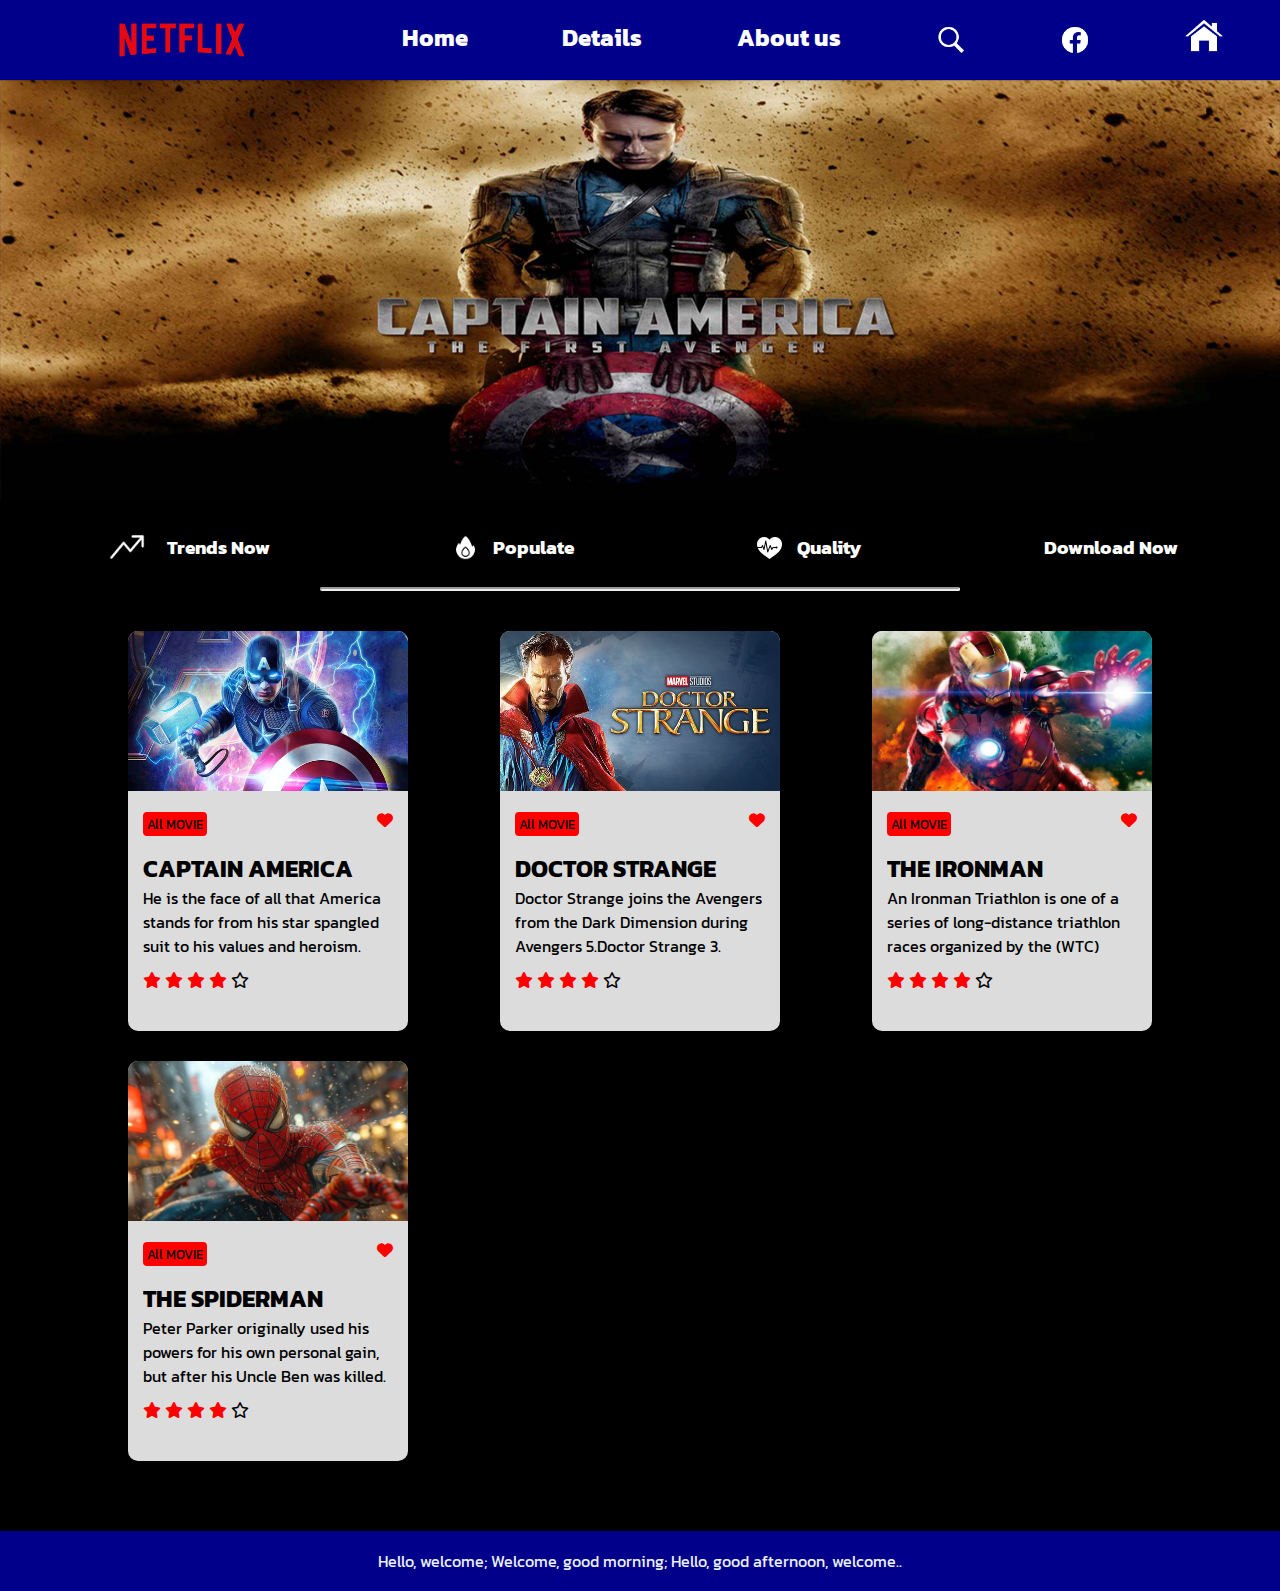
<file: index.html>
<!DOCTYPE html>
<html lang="en">
<head>
    <meta charset="UTF-8">
    <meta name="viewport" content="width=device-width, initial-scale=1.0">
    <title>🤜Home Page🤛</title>
    <link rel="stylesheet" href="./css/index.css">
    <link rel="stylesheet" href="https://cdnjs.cloudflare.com/ajax/libs/font-awesome/6.0.0-beta3/css/all.min.css">
    
</head>
<body style="background-color: black;">
    <header class="header-container">
        <nav class="menu-list">
            <ul class="menu-lists">
                <img src="../image/logo.png" alt="Netx" class="logo-net">
                <li><a href="index.html" class="link"><h2>Home</h2></a></li>
                <li><a href="./pages/Detail1.html" class="link"><h2>Details</h2></a></li>
                <li><a href="./pages/about.html"class="link"><h2>About us</h2></a></li>
                <img src="[data-uri]" class="nav-search">
                <img src="[data-uri]" class="nav-facebook">
                <a href="index.html"><img src="[data-uri]" class="icons-home"></a>
                
            </ul>
        </nav>
    </header>
    <main>
        
        <img class="big-img-body" src="./image/home1.png" alt="big-img-body" >
        <section >
            <div class="menu-list">
                <ul class="menu-lists">
                    <li class="trend">
                        <img class="space-trend1" src="[data-uri]">
                        <h3>Trends Now</h3>
                    </li>
                    <li class="trend">
                        <img class="space-trend" src="[data-uri]">
                        <h3>Populate</h3>
                    </li>
                    <li class="trend">
                        <img class="space-trend" src="[data-uri]">
                        <h3>Quality</h3>
                    </li>
                    <li class="trend">
                        <h3>Download Now</h3>
                    </li>    
                </ul>
            </div>
            <hr class="hr-home">
             <!-- card -->
            
            <div class="card-container" >
                <a href="./pages/Detail1.html">
                    <div class="card" style="background-color: gainsboro;">
                        <img src="./image/captain.jpg" alt="">
                        <div class="content-container">
                            <div class="label">
                                <small>All MOVIE </small>
                                <i class="fa-solid fa-heart"></i>
                            </div>
                            <h2>CAPTAIN AMERICA</h2>
                            <div>He is the face of all that America stands for from his star spangled suit to his values and heroism. </div>
                            <p class="rating-stars">
                                <i class="fa-solid fa-star"></i>
                                <i class="fa-solid fa-star"></i>
                                <i class="fa-solid fa-star"></i>
                                <i class="fa-solid fa-star"></i>
                                <i class="fa-regular fa-star"></i>
                            </p>
                        </div>
                    </div>
                </a>
                <a href="./pages/Detail4.html">
                    <div class="card" style="background-color: gainsboro;">
                        <img src="./image/doctor.jpg" alt="">
                        <div class="content-container">
                            <div class="label">
                                <small>All MOVIE </small>
                                <i class="fa-solid fa-heart"></i>
                            </div>
                            <h2>DOCTOR STRANGE</h2>
                            <div>Doctor Strange joins the Avengers from the Dark Dimension during Avengers 5.Doctor Strange 3.</div>
                            <p class="rating-stars">
                                <i class="fa-solid fa-star"></i>
                                <i class="fa-solid fa-star"></i>
                                <i class="fa-solid fa-star"></i>
                                <i class="fa-solid fa-star"></i>
                                <i class="fa-regular fa-star"></i>
                            </p>
                        </div>
                    </div>
                </a>
                <a href="./pages/Detail2.html">
                    <div class="card" style="background-color: gainsboro;">
                        <img src="./image/iron.jpg" alt="">
                        <div class="content-container">
                            <div class="label">
                                <small>All MOVIE </small>
                                <i class="fa-solid fa-heart"></i>
                            </div>
                            <h2>THE IRONMAN </h2>
                            <div>An Ironman Triathlon is one of a series of long-distance triathlon races organized by the (WTC)</div>
                            <p class="rating-stars">
                                <i class="fa-solid fa-star"></i>
                                <i class="fa-solid fa-star"></i>
                                <i class="fa-solid fa-star"></i>
                                <i class="fa-solid fa-star"></i>
                                <i class="fa-regular fa-star"></i>
                            </p>
                        </div>
                    </div>
                </a>
                <a href="./pages/Detail3.html">
                    <div class="card" style="background-color: gainsboro;">
                        <img src="./image/spider.jpg" alt="">
                        <div class="content-container">
                            <div class="label">
                                <small>All MOVIE </small>
                                <i class="fa-solid fa-heart"></i>
                            </div>
                            <h2>THE SPIDERMAN</h2>
                            <div>Peter Parker originally used his powers for his own personal gain, but after his Uncle Ben was killed.</div>
                            <p class="rating-stars">
                                <i class="fa-solid fa-star"></i>
                                <i class="fa-solid fa-star"></i>
                                <i class="fa-solid fa-star"></i>
                                <i class="fa-solid fa-star"></i>
                                <i class="fa-regular fa-star"></i>
                            </p>
                        </div>
                    </div>
                </a>
                
            </div>
            
        </section>
    </main>
    <footer>
        <p> Hello, welcome; Welcome, good morning; Hello, good afternoon, welcome..</p>
    </footer>
</body>
</html>
</file>
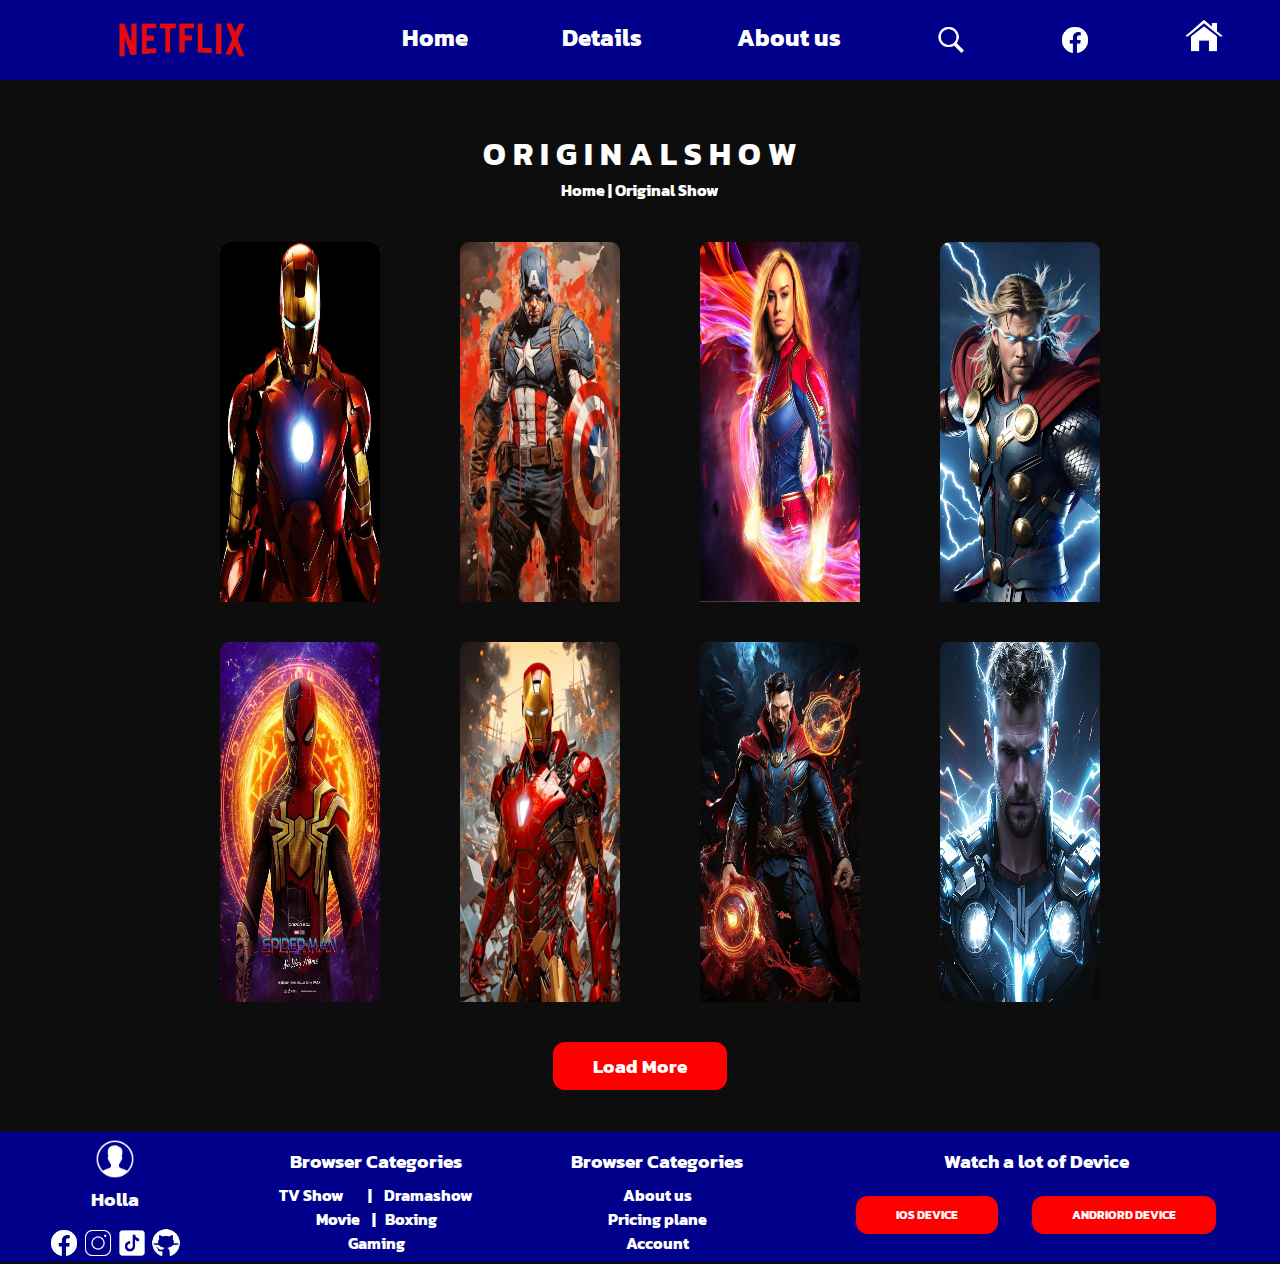
<file: pages/about.html>
<!DOCTYPE html>
<html lang="en">
<head>
    <meta charset="UTF-8">
    <meta name="viewport" content="width=device-width, initial-scale=1.0">
    <title>🤜Detail1🤛</title>
    <link rel="stylesheet" href="../css/about.css">
    <link rel="stylesheet" href="https://cdnjs.cloudflare.com/ajax/libs/font-awesome/6.0.0-beta3/css/all.min.css">
    
</head>
<body style="background-color: #0e0d0d;">
    <header class="header-container">
        <nav class="menu-list">
            <ul class="menu-lists">
                <img src="../image/logo.png" alt="Netx" class="logo-net">
                <li><a href="../index.html" class="link"><h2>Home</h2></a></li>
                <li><a href="Detail1.html" class="link"><h2>Details</h2></a></li>
                <li><a href="about.html"class="link"><h2>About us</h2></a></li>
                <img src="[data-uri]" class="nav-search">
                <img src="[data-uri]" class="nav-facebook">
                <a href="../index.html"><img src="[data-uri]" class="icons-home"></a>                
                
            </ul>
        </nav>
    </header>
    <main>
        
        <section>
            <div class="link section">
                <h1 class="element1"> O  R  I  G  I  N  A  L   S  H  O  W</h1>
                <h4>Home | Original Show</h4>
                
            </div>
            <div class="card-container" >
                <div class="card" style="background-color: #414040;">
                    <img src="../image/about1.jpg" alt="">
                </div>
                <div class="card" style="background-color: #414040;">
                    <img src="../image/about2.jpg" alt="">
                </div>
                <div class="card" style="background-color: #414040;">
                    <img src="../image/about3.jpg" alt="">
                </div>
                <div class="card" style="background-color: #414040;">
                    <img src="../image/about4.jpg" alt="">
                </div>
                
            </div>
            <div class="card-container" >
                <div class="card" style="background-color: #414040;">
                    <img src="../image/about5.jpg" alt="">
                </div>
                <div class="card" style="background-color: #414040;">
                    <img src="../image/about6.jpg" alt="">
                </div>
                <div class="card" style="background-color: #414040;">
                    <img src="../image/about7.jpg" alt="">
                </div>
                <div class="card" style="background-color: #414040;">
                    <img src="../image/about8.jpg" alt="">
                </div>
                
            </div>
            <button class="btn4"><h3>Load More</h3></button>
        </section>
        
    </main>
    <footer>
        <div class="footer-content">
            <img class="footer-acc" src="[data-uri]">
            <h3 footer-acc1>Holla</h3>
            <img class="footer-icon" src="[data-uri]">
            <img class="footer-icon" src="[data-uri]">
            <img class="footer-icon" src="[data-uri]">
            <img class="footer-icon" src="[data-uri]">
        </div>
        
        <div class="footer-content">
            <h3>Browser Categories</h3>
            <h4 class="footer-content">TV Show &nbsp &nbsp &nbsp&nbsp | &nbsp&nbsp Dramashow</h4>
            <h4>Movie   &nbsp&nbsp |&nbsp&nbsp Boxing</h4>
            <h4>Gaming</h4>
        </div>

        <div class="footer-content">
            <h3>Browser Categories</h3>
            <h4 class="footer-content">About us</h4>
            <h4>Pricing plane</h4>
            <h4>Account</h4>
        </div>
        <div class="footer-content">
            <h3>Watch a lot of Device </h3>
            <button class="btn5"><h4>IOS DEVICE</h4></button>
            <button class="btn5"><h4>ANDRIORD DEVICE</h4></button>
        </div>
        
</body>
</html>
</file>
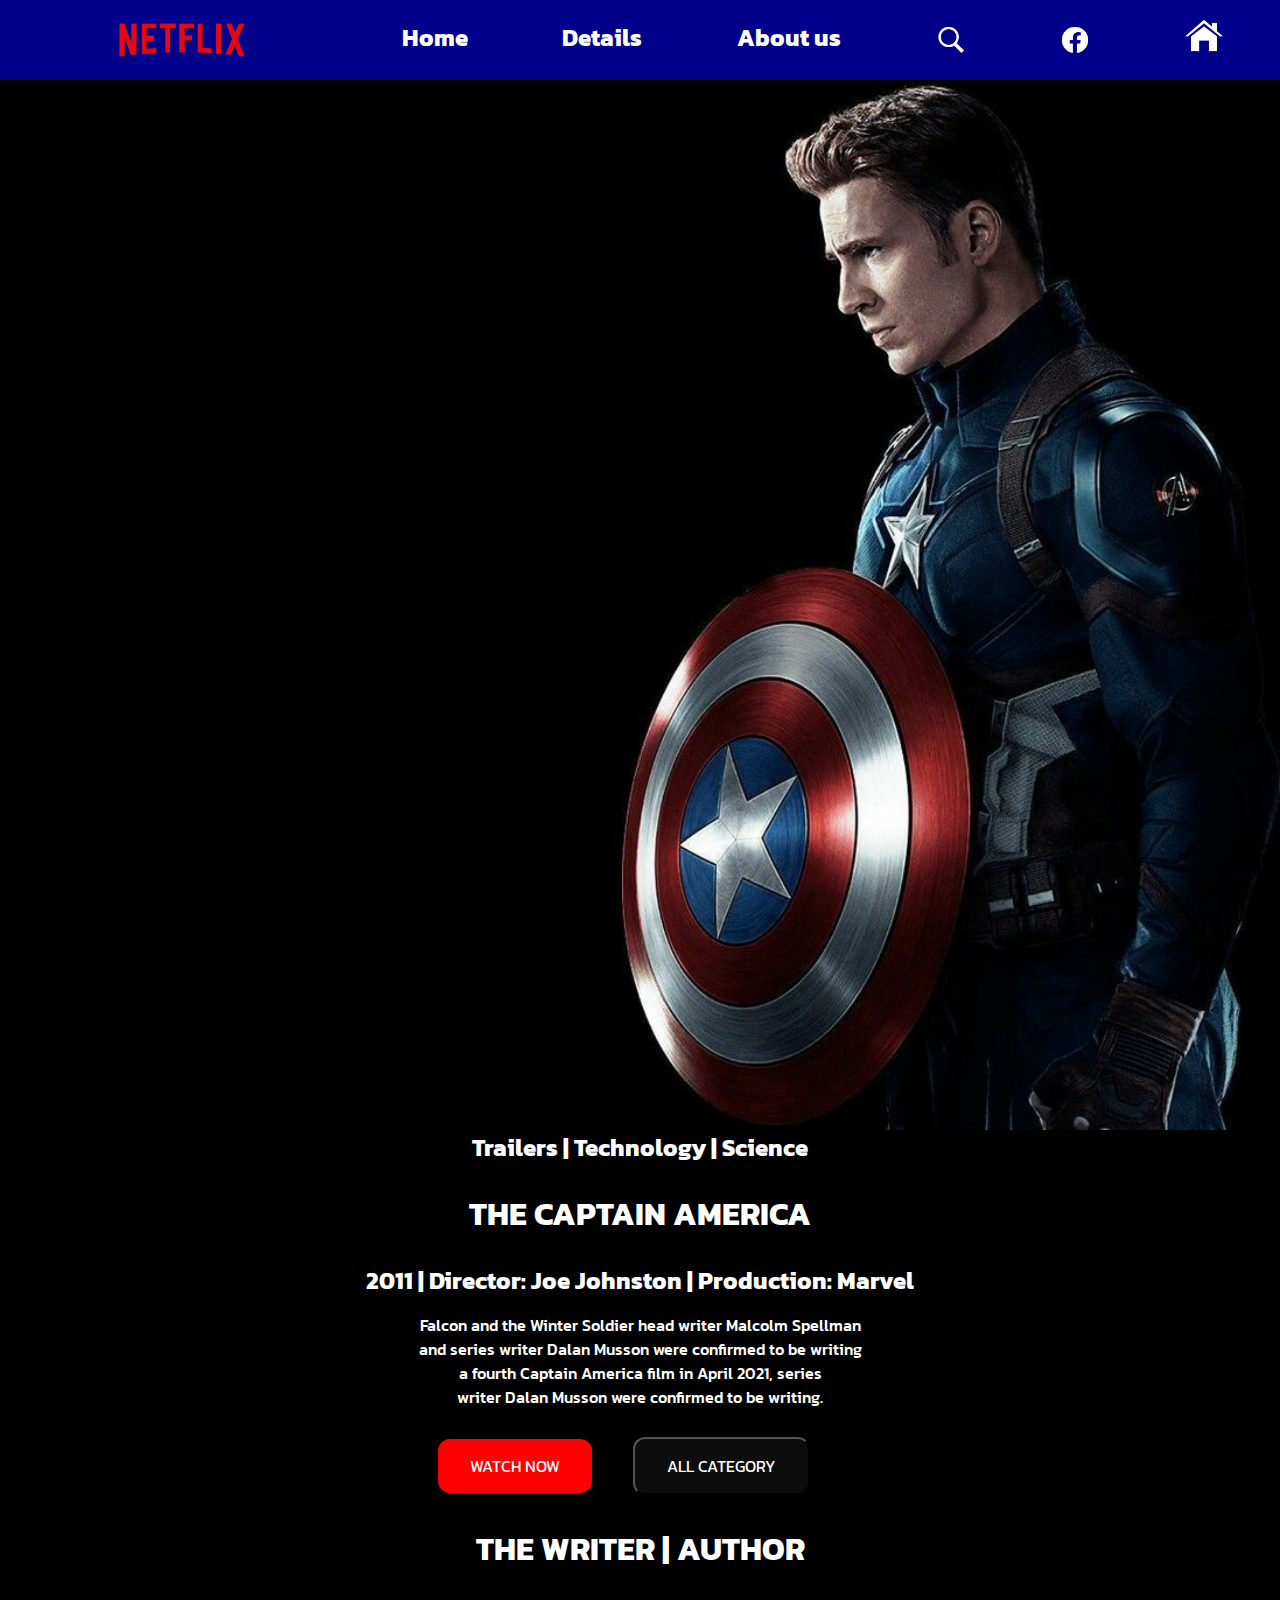
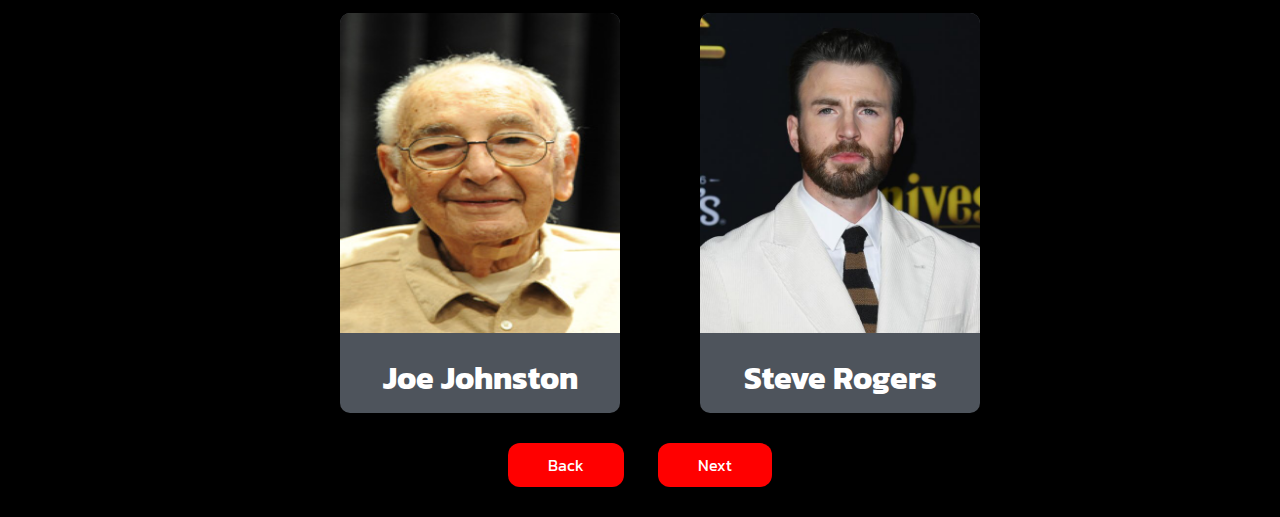
<file: pages/Detail1.html>
<!DOCTYPE html>
<html lang="en">
<head>
    <meta charset="UTF-8">
    <meta name="viewport" content="width=device-width, initial-scale=1.0">
    <title>🤜Detail1🤛</title>
    <link rel="stylesheet" href="../css/Detail.css">
    <link rel="stylesheet" href="https://cdnjs.cloudflare.com/ajax/libs/font-awesome/6.0.0-beta3/css/all.min.css">
    
</head>
<body style="background-color: black;">
    <header class="header-container">
        <nav class="menu-list">
            <ul class="menu-lists">
                <img src="../image/logo.png" alt="Netx" class="logo-net">
                <li><a href="../index.html" class="link"><h2>Home</h2></a></li>
                <li><a href="Detail2.html" class="link"><h2>Details</h2></a></li>
                <li><a href="about.html"class="link"><h2>About us</h2></a></li>
                <img src="[data-uri]" class="nav-search">
                <img src="[data-uri]" class="nav-facebook">
                <a href="../index.html"><img src="[data-uri]" class="icons-home"></a>                
            </ul>
        </nav>
    </header>
    <img src="../image/capde.jpg" alt="NoPage" class="align-right">
    <main>
        
        <section>
            <div class="link section">
                <h2 class="element1"> Trailers  |  Technology  |  Science    </h2>
                <h1 class="element2">THE CAPTAIN AMERICA</h1>
                <h2 class="element4-align">2011 | Director: Joe Johnston | Production: Marvel   </h2>
                <p class="element3">Falcon and the Winter Soldier head writer Malcolm Spellman <br>
                                    and series writer Dalan Musson were confirmed to be writing <br>
                                    a fourth Captain America film in April 2021, series <br>
                                     writer Dalan Musson were confirmed to be writing. 
                                </p>
                <button class="btn">WATCH NOW</button>
                <button class="btn1">ALL CATEGORY</button>
                <h1 class="thewriter">THE WRITER | AUTHOR   </h1>
                <div class="card-container" >
                    <div class="card" style="background-color: #4e545c;">
                        <img src="../image/dire-cap.jpg" alt="">
                        <div class="content-container">
                            <h1>Joe Johnston</h1>
                        </div>                 
                    </div>
                    <div class="card" style="background-color: #4e545c;">
                        <img src="../image/capp.jpg" alt="">
                        <div class="content-container">
                            
                            <h1>Steve Rogers</h1>
                            
                        </div>
                    </div>
                </div>
                <a href="Detail1.html"><button class="btn3">Back</button></a> 
                <a href="Detail2.html"><button class="btn3">Next</button></a>
            </div>
        </section>
        
    </main>
</body>
</html>
</file>
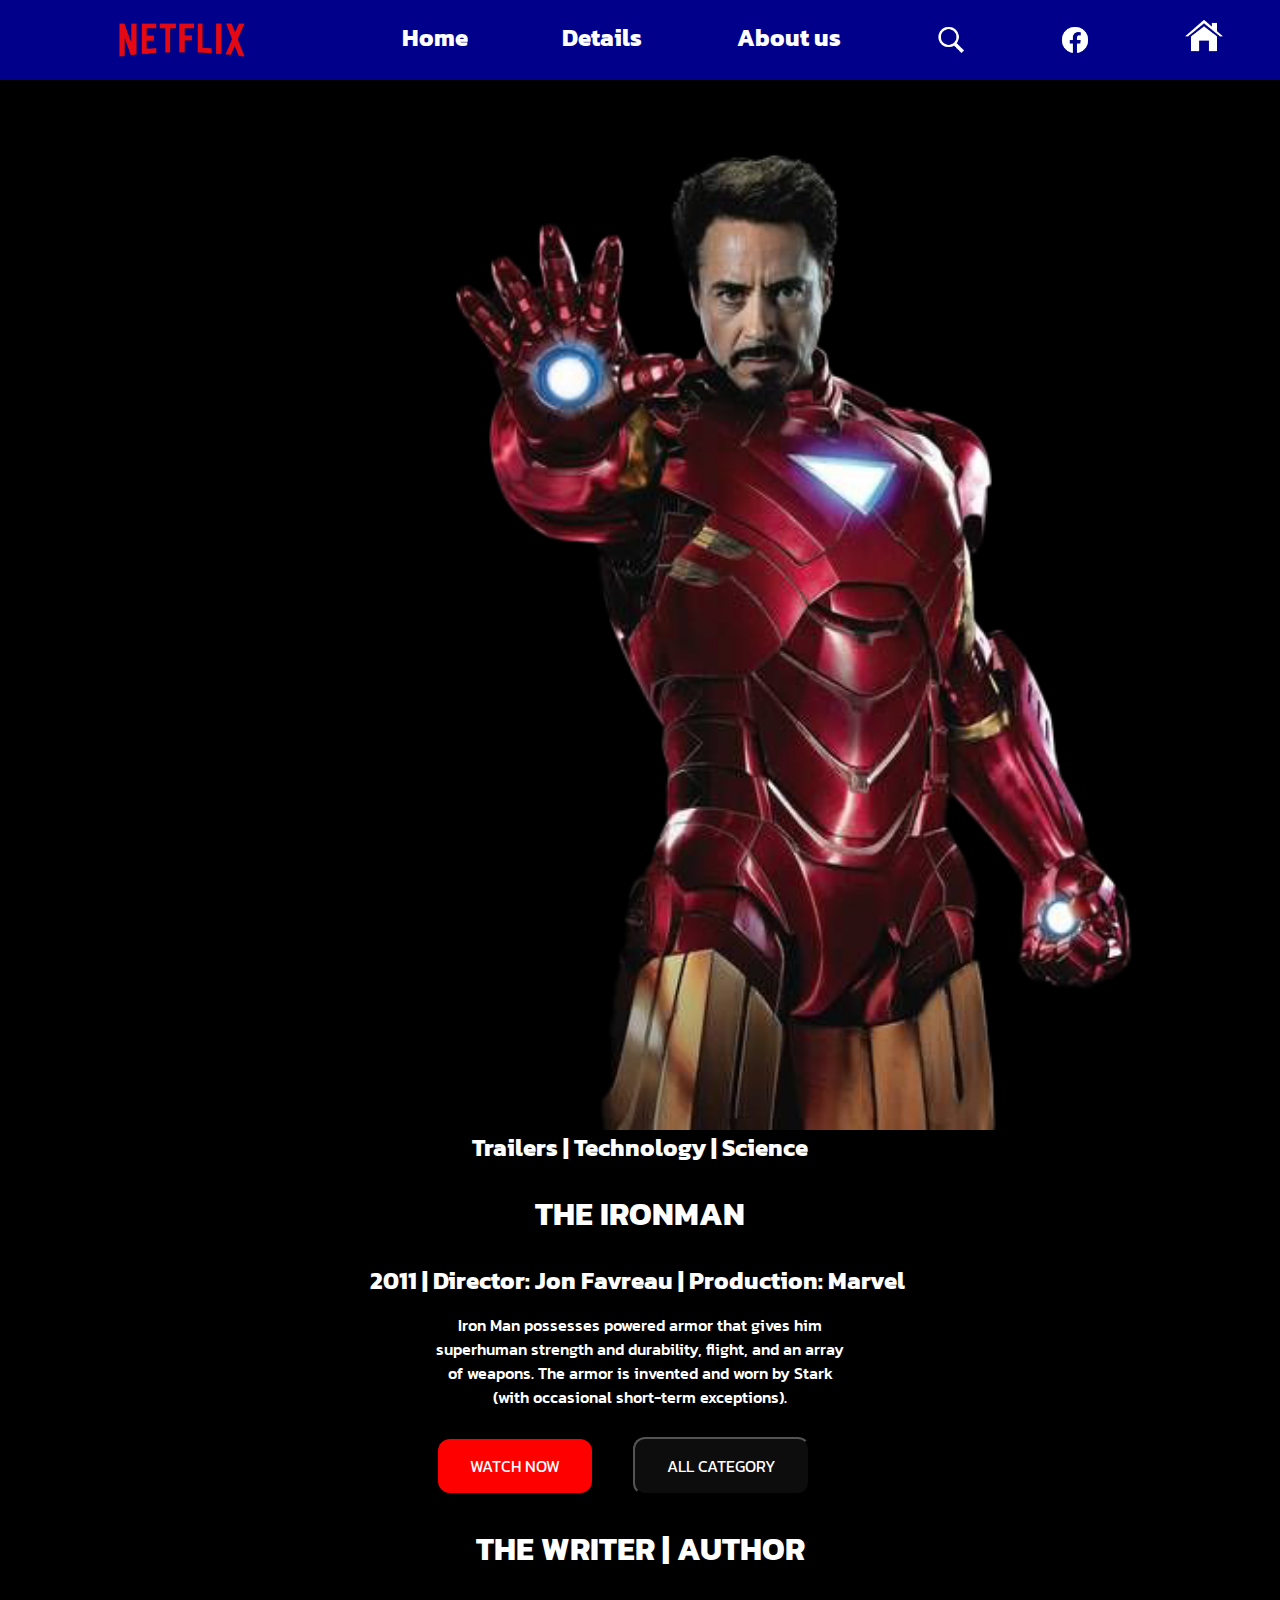
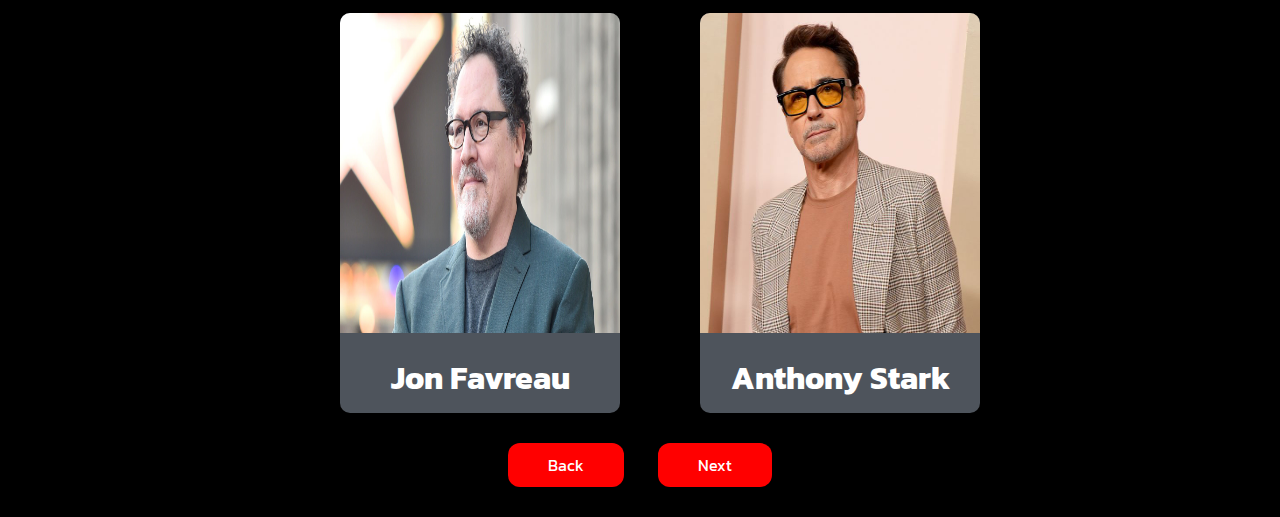
<file: pages/Detail2.html>
<!DOCTYPE html>
<html lang="en">
<head>
    <meta charset="UTF-8">
    <meta name="viewport" content="width=device-width, initial-scale=1.0">
    <title>🤜Detail2🤛</title>
    <link rel="stylesheet" href="../css/Detail.css">
    <link rel="stylesheet" href="https://cdnjs.cloudflare.com/ajax/libs/font-awesome/6.0.0-beta3/css/all.min.css">
    
</head>
<body style="background-color: black;">
    <header class="header-container">
        <nav class="menu-list">
            <ul class="menu-lists">
                <img src="../image/logo.png" alt="Netx" class="logo-net">
                <li><a href="../index.html" class="link"><h2>Home</h2></a></li>
                <li><a href="Detail3.html" class="link"><h2>Details</h2></a></li>
                <li><a href="about.html"class="link"><h2>About us</h2></a></li>
                <img src="[data-uri]" class="nav-search">
                <img src="[data-uri]" class="nav-facebook">
                <a href="../index.html"><img src="[data-uri]" class="icons-home"></a>                
                
            </ul>
        </nav>
    </header>
    <img src="../image/iron2.png" alt="NoPage" class="align-right">
    <main>
        
        <section>
            <div class="link section">
                <h2 class="element1"> Trailers  |  Technology  |  Science    </h2>
                <h1 class="element2">THE IRONMAN</h1>
                <h2 class="element4-align">2011 | Director: Jon Favreau  | Production: Marvel   ​</h2>
                <p class="element3">Iron Man possesses powered armor that gives him <br>
                                    superhuman strength and durability, flight, and an array <br>
                                    of weapons. The armor is invented and worn by Stark <br>
                                    (with occasional short-term exceptions).    
                                </p>
                <button class="btn">WATCH NOW</button>
                <button class="btn1">ALL CATEGORY</button>
                <h1 class="thewriter">THE WRITER | AUTHOR   </h1>
                <div class="card-container" >
                    <div class="card" style="background-color: #4e545c;">
                        <img src="../image/dire-iron.jpeg" alt="">
                        <div class="content-container">
                            <h1>Jon Favreau</h1>
                        </div>                 
                    </div>
                    <div class="card" style="background-color: #4e545c;">
                        <img src="../image/ironcard.jpg" alt="">
                        <div class="content-container">
                            
                            <h1>Anthony Stark</h1>
                            
                        </div>
                    </div>
                </div>
                <a href="Detail1.html"><button class="btn3">Back</button></a> 
                <a href="Detail3.html"><button class="btn3">Next</button></a>
            </div>
        </section>
        
    </main>
</body>
</html>
</file>
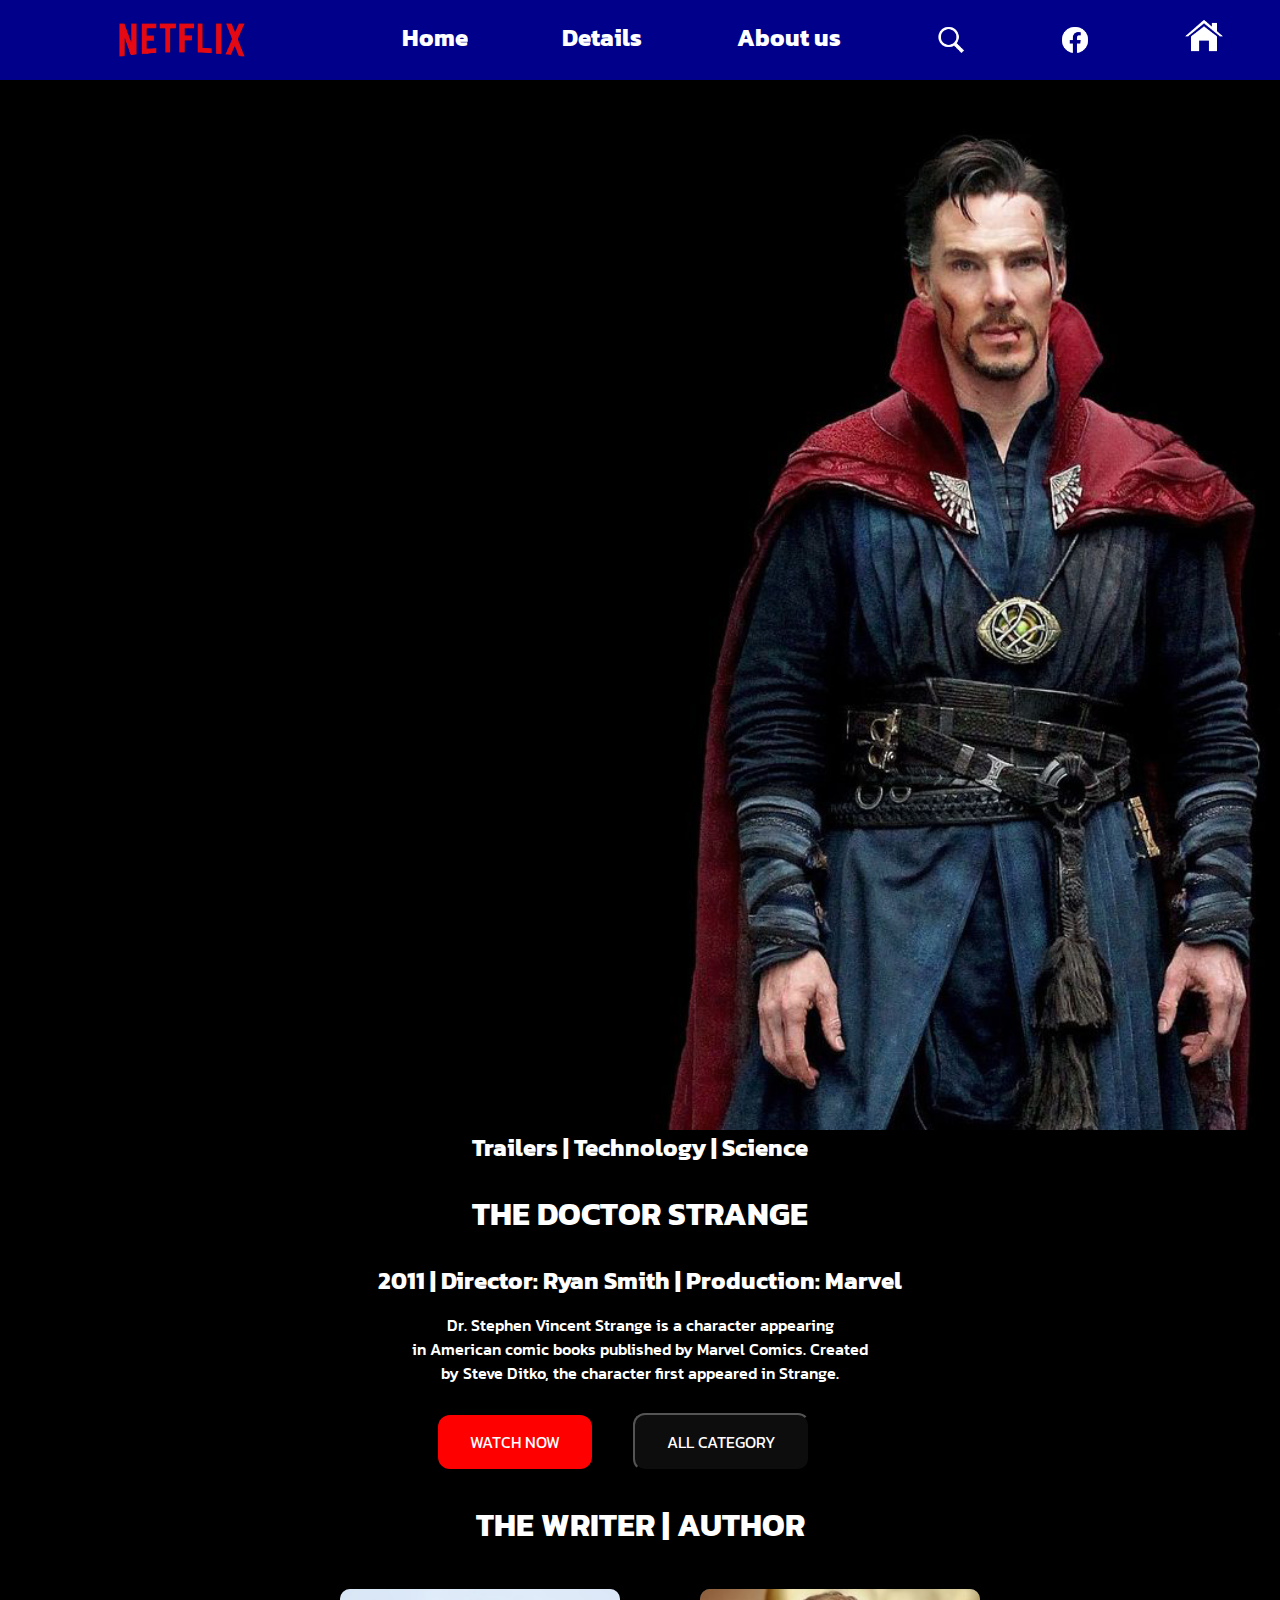
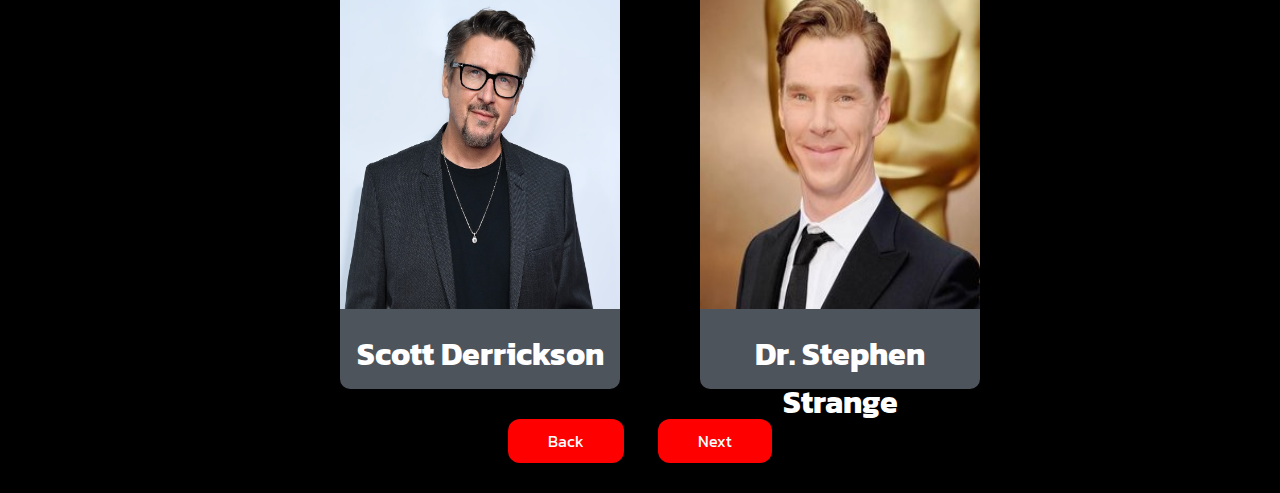
<file: pages/Detail4.html>
<!DOCTYPE html>
<html lang="en">
<head>
    <meta charset="UTF-8">
    <meta name="viewport" content="width=device-width, initial-scale=1.0">
    <title>🤜Detail4🤛</title>
    <link rel="stylesheet" href="../css/Detail.css">
    <link rel="stylesheet" href="https://cdnjs.cloudflare.com/ajax/libs/font-awesome/6.0.0-beta3/css/all.min.css">
    
</head>
<body style="background-color: black;">
    <header class="header-container">
        <nav class="menu-list">
            <ul class="menu-lists">
                <img src="../image/logo.png" alt="Netx" class="logo-net">
                <li><a href="../index.html" class="link"><h2>Home</h2></a></li>
                <li><a href="Detail4.html" class="link"><h2>Details</h2></a></li>
                <li><a href="about.html"class="link"><h2>About us</h2></a></li>
                <img src="[data-uri]" class="nav-search">
                <img src="[data-uri]" class="nav-facebook">
                <a href="../index.html"><img src="[data-uri]" class="icons-home"></a>                
                
            </ul>
        </nav>
    </header>
    <img src="../image/doctor2.jpg" alt="NoPage" class="align-right">
    <main>
        
        <section>
            <div class="link section">
                <h2 class="element1"> Trailers  |  Technology  |  Science    </h2>
                <h1 class="element2">THE DOCTOR STRANGE</h1>
                <h2 class="element4-align">2011 | Director: Ryan Smith | Production: Marvel   </h2>
                <p class="element3">Dr. Stephen Vincent Strange is a character appearing <br>
                                    in American comic books published by Marvel Comics. Created <br>
                                    by Steve Ditko, the character first appeared in Strange.    
                                </p>
                <button class="btn">WATCH NOW</button>
                <button class="btn1">ALL CATEGORY</button>
                <h1 class="thewriter">THE WRITER | AUTHOR   </h1>
                <div class="card-container" >
                    <div class="card" style="background-color: #4e545c;">
                        <img src="../image/dire-carrd.jpg" alt="NO SEE">
                        <div class="content-container">
                            <h1>Scott Derrickson</h1>
                        </div>                 
                    </div>
                    <div class="card" style="background-color: #4e545c;">
                        <img src="../image/doc-card.jpg" alt="NO SEE">
                        <div class="content-container">
                            
                            <h1>Dr. Stephen Strange</h1>
                            
                        </div>
                    </div>
                </div>
                <a href="Detail3.html"><button class="btn3">Back</button></a> 
                <a href="Detail4.html"><button class="btn3">Next</button></a>
            </div>
        </section>
        
    </main>
</body>
</html>
</file>
<file: css/index.css>
@import url('https://fonts.googleapis.com/css2?family=Kanit:ital,wght@0,100;0,200;0,300;0,400;0,500;0,600;0,700;0,800;0,900;1,100;1,200;1,300;1,400;1,500;1,600;1,700;1,800;1,900&display=swap');
*{
    padding: 0;
    margin: 0;
    box-sizing: border-box;
    font-family: "Kanit", sans-serif;
    /* font-weight: 100;
    font-style: normal; */
}
@media only screen and (max-width: 480px) {
    /* Header */
.header-container {
    height: 60px;
}
.menu-lists {
    flex-direction: column;
    align-items: center;
    padding: 10px;
}
.logo-net {
    width: 150px;
}
.icons-home {
    width: 25px;
}
.nav-facebook, .nav-search {
    width: 20px;
}

/* Card */
.card-container {
    width: 90%;
    flex-direction: column;
    align-items: center;
}
.card {
    width: 90%;
    height: 300px;
    margin-bottom: 20px;
}
.card img {
    height: 30%;
}

/* Footer */
footer {
    height: 40px;
}
footer p {
    font-size: 12px;
}
}
@media only screen and (max-width: 768px) {
/* Header */
.header-container {
    height: 70px;
}
.menu-lists {
    flex-direction: row;
    justify-content: space-around;
    padding: 10px;
}
.logo-net {
    width: 200px;
}
.icons-home {
    width: 30px;
}
.nav-facebook, .nav-search {
    width: 25px;
}

/* Card */
.card-container {
    width: 80%;
    flex-direction: row;
    flex-wrap: wrap;
    justify-content: space-between;
}
.card {
    width: 40%;
    height: 350px;
    margin-bottom: 20px;
}
.card img {
    height: 35%;
}

/* Footer */
footer {
    height: 50px;
}
footer p {
    font-size: 14px;
}
}
@media only screen and (min-width: 1024px) {
    /* Header */
.header-container {
    height: 80px;
}
.menu-lists {
    flex-direction: row;
    justify-content: space-around;
    padding: 10px;
}
.logo-net {
    width: 250px;
}
.icons-home {
    width: 38px;
}
.nav-facebook, .nav-search {
    width: 30px;
}
  
    /* Card */
    .card-container {
      width: 80%;
      flex-direction: row;
      flex-wrap: wrap;
      justify-content: space-between;
    }
    .card {
      width: 25%;
      height: 400px;
      margin-bottom: 20px;
    }
    .card img {
      height: 40%;
    }
  
    /* Footer */
    footer {
      height: 60px;
    }
    footer p {
      font-size: 16px;
    }
  }
.header-container{
    width: 100%;    
    background-color: darkblue;
}
.menu-lists{
    height: 80px;
    display: flex;
    justify-content: space-around;
    align-items: center;
    list-style-type: none; 
}
/* ul{
    height: 80px;
    display: flex;
    justify-content: space-around;
    align-items: center;
    list-style-type: none; 
} */
a{
    color: rgb(0, 0, 0);
    text-decoration: none;
}
li{
    color: white;
    text-decoration: none;
    
}
.logo-net{
    width: 250px;
}
.icons-home{
    width: 38px;
    
}
.nav-facebook, .nav-search{
    width: 30px;
}


.link {
    position: relative;
    display: inline-block;
    text-decoration: none;
    color: #fff;
    font-weight: 500;
}
    
.link::before,
.link::after {
content: '';
left: 0;
position: absolute;
width: 100%;
height: 2px;
background-color: #00fffc;
transform: scaleX(0);
transition: transform 0.25s;
}

.link::before {
top: -3px;
transform-origin: left;
}

.link::after {
bottom: -3px;
transform-origin: right;
}

.link:hover::before,
.link:hover::after,
.active::before,
.active::after {
transform: scaleX(1);
} 
.big-img-body {
    width: 100%;
    height: 100%;
    object-fit: cover; /* This ensures the image covers the full screen while maintaining its aspect ratio */
}

.trend{
    display: flex;
    align-items: center;
    
}
.space-trend {
    margin-right: 15px; /* add 20px space between the image and the h3 element */
    width: 25px;
}
.space-trend1 {
    margin-right: 15px; /* add 20px space between the image and the h3 element */
    width: 50px;
}

/* card */
.card-container{
    width: 80%;
    display: flex;
    margin: auto;
    justify-content: space-between;
    margin-top: 40px;
    flex-wrap: wrap;
}
.card{
    width: 280px;
    height: 400px;
    background-color: gainsboro;
    border-radius: 10px;
    margin-bottom: 30px;
}
.card img{
    width: 100%;
    height: 40%;
    border-radius: 10px 10px 0 0;
}

.content-container{
    padding: 15px;
}

.label{
    display: flex;
    justify-content: space-between;
    margin-bottom: 15px;
}
small{
    background-color: red;
    padding: 2px 4px;
    border-radius: 4px;
}
.star{
    color: yellow;
}
.card-footer{
    display: flex;
    justify-content: space-between;
}
.fa-clock{
    color: red;
    margin-right: 4px;
}
.fa-calender{
    color: orange;
    margin-right: 6px;
}
.rating-stars{
    margin: 10px 0;
}
.card-footer{
    margin-top: 15px;
}
.fa-solid.fa-heart{
    color: red;
}
.fa-solid.fa-star{
    /* color: red; */
    color: red;
    /* color: rgb(255, 221, 0); */
}
hr{
    border: none;
    height: 1px;
    background-color: gainsboro;
}
h2{
    height: 35px;
    overflow: hidden;
}
footer{
    background-color: darkblue;
    display: flex;
    justify-content: center;
    align-items: center;
    height: 60px;
    margin-top: 40px;
}
footer p{
    color: #eaf0f9;

}
.hr-home{
    border-style: inset;
    border-radius: 5px;
    border-width: 2px;
    width: 50%;
    margin: 0 25% 0 25%;
}
.hr-home:hover {
    color: red;
}

.text-de{
    color: white;
    text-decoration: none;
    
}
</file>
<file: css/about.css>
@import url('https://fonts.googleapis.com/css2?family=Kanit:ital,wght@0,100;0,200;0,300;0,400;0,500;0,600;0,700;0,800;0,900;1,100;1,200;1,300;1,400;1,500;1,600;1,700;1,800;1,900&display=swap');
*{
    padding: 0;
    margin: 0;
    box-sizing: border-box;
    font-family: "Kanit", sans-serif;
    /* font-weight: 100;
    font-style: normal; */
}
@media only screen and (max-width: 480px) {
/* Header */
.header-container {
    height: 60px;
}
.menu-lists {
    flex-direction: column;
    align-items: center;
    padding: 10px;
}
.logo-net {
    width: 150px;
}
.icons-home {
    width: 25px;
}
.nav-facebook,.nav-search {
    width: 20px;
}

/* Card */
.card-container {
    width: 90%;
    flex-direction: column;
    align-items: center;
}
.card {
    width: 90%;
    height: 300px;
    margin-bottom: 20px;
}
.card img {
    height: 30%;
}

/* Button */
.btn,.btn1,.btn3,.btn4,.btn5 {
    padding: 10px 20px;
    font-size: 14px;
}

/* Footer */
footer {
    height: 80px;
}
footer p {
    font-size: 12px;
}
.footer-content {
    margin-top: 5px;
}
}
@media only screen and (max-width: 768px) {
/* Header */
.header-container {
    height: 70px;
}
.menu-lists {
    flex-direction: row;
    justify-content: space-around;
    padding: 10px;
}
.logo-net {
    width: 200px;
}
.icons-home {
    width: 30px;
}
.nav-facebook,.nav-search {
    width: 25px;
}

/* Card */
.card-container {
    width: 80%;
    flex-direction: row;
    flex-wrap: wrap;
    justify-content: space-between;
}
.card {
    width: 40%;
    height: 350px;
    margin-bottom: 20px;
}
.card img {
    height: 35%;
}

/* Button */
.btn,.btn1,.btn3,.btn4,.btn5 {
    padding: 12px 25px;
    font-size: 16px;
}

/* Footer */
footer {
    height: 100px;
}
footer p {
    font-size: 14px;
}
.footer-content {
    margin-top: 10px;
}
}
@media only screen and (min-width: 1024px) {
/* Header */
.header-container {
    height: 80px;
}
.menu-lists {
    flex-direction: row;
    justify-content: space-around;
    padding: 10px;
}
.logo-net {
    width: 250px;
}
.icons-home {
    width: 38px;
}
.nav-facebook,.nav-search {
    width: 30px;
}

/* Card */
.card-container {
    width: 80%;
    flex-direction: row;
    flex-wrap: wrap;
    justify-content: space-between;
}
.card {
    width: 25%;
    height: 400px;
    margin-bottom: 20px;
}
.card img {
    height: 40%;
}

/* Button */
.btn,.btn1,.btn3,.btn4,.btn5 {
    padding: 15px 30px;
    font-size: 18px;
}

/* Footer */
footer {
    height: 130px;
}
footer p {
    font-size: 16px;
}
.footer-content {
    margin-top: 15px;
}
}
.header-container{
    width: 100%;    
    background-color: darkblue;
}
.menu-lists{
    height: 80px;
    display: flex;
    justify-content: space-around;
    align-items: center;
    list-style-type: none; 
}
/* ul{
    height: 80px;
    display: flex;
    justify-content: space-around;
    align-items: center;
    list-style-type: none; 
} */
a,
li{
    color: white;
    text-decoration: none;
    
}
.logo-net{
    width: 250px;
}
.icons-home{
    width: 38px;
    
}
.nav-facebook, .nav-search{
    width: 30px;
}
.footer-acc{
    width: 40px;
     
}
.footer-icon{
    width: 30px;
    margin-top: 15px;
     
}
.footer-acc1{
    margin-bottom: 200px;
}

.link {
    position: relative;
    display: inline-block;
    text-decoration: none;
    color: #fff;
    font-weight: 500;
    }
    
.link::before,
.link::after {
content: '';
left: 0;
position: absolute;
width: 100%;
height: 2px;
background-color: #00fffc;
transform: scaleX(0);
transition: transform 0.25s;
}

.link::before {
top: -3px;
transform-origin: left;
}

.link::after {
bottom: -3px;
transform-origin: right;
}

.link:hover::before,
.link:hover::after,
.active::before,
.active::after {
transform: scaleX(1);
} 

.align-right {
    float: right;
    margin: 0; /* Optional: Add some margin to the image */
}

section {
    text-align: center;
    margin-top: 50px;
  }
  
  .link {
    display: inline-block;
    text-align: center;
  }
  
  .element1,.element2,.element3,.element4-align {
    text-align: center;
  }


.element2 {
    margin: 25px; /* adds 20px space around the element */
    text-align: center;
}
.element3 {
    margin: 15px; /* adds 20px space around the element */
    text-align: center;
}
.element4-align{
    text-align: center;
} 

/* card */
.card-container{
    width: 75%;
    display: flex;
    margin: auto;
    justify-content: space-between;
    margin-top: 40px;
    flex-wrap: wrap;
}
.card{
    width: 280px;
    height: 360px;
    background-color: gainsboro;
    border-radius: 10px;
    margin: 0px 20px 0 60px; /* added horizontal margin */
    flex: 1; /* added flex: 1 to make them take up equal space */
}
.card img{
    width: 100%;
    height: 100%;
    border-radius: 10px 10px 0 0;
}

.content-container{
    padding: 15px;
}
hr{
    border: none;
    height: 1px;
    background-color: gainsboro;
}
h2{
    height: 35px;
    overflow: hidden;
}
footer{
    background-color: darkblue;
    display: flex;
    justify-content: space-around;
    align-items: center;
    height: 130px;
    margin-top: 2px;
}
footer{
    text-decoration: none;
    color: #fff;
    font-weight: 50;

}
.footer-content {
    text-align: center;
  }

.thewriter{
    margin-top: 10px;
}
.btn{
    background-color: red; /* Green background color */
    border: none; /* No border */
    color: white; /* White text color */
    padding: 15px 32px; /* Padding for better user experience */
    text-align: center; /* Centered text */
    text-decoration: none; /* No text decoration */
    display: inline-block; /* Inline block element */
    font-size: 16px; /* Font size */
    margin: 15px 2px; /* Margins for better spacing */
    border-radius: 12px; /* Rounded corners */
    cursor: pointer; /* Pointer cursor on hover */
}
.btn1 {
    background-color: #0e0d0d; /* Green background color */
    border: 5; /* No border */
    color: white; /* White text color */
    padding: 15px 32px; /* Padding for better user experience */
    text-align: center; /* Centered text */
    text-decoration: none; /* No text decoration */
    display: inline-block; /* Inline block element */
    font-size: 16px; /* Font size */
    margin: 4px 35px; /* Margins for better spacing */
    border-radius: 12px; /* Rounded corners */
    cursor: pointer; /* Pointer cursor on hover */
}
.btn1, .btn2{
    margin-bottom: 20px;
}
.btn:hover {
    background-color: #3e8e41; /* Darker green background color on hover */
}
.btn3:hover {
    background-color: #3e8e41; /* Darker green background color on hover */
}
.btn3{
    background-color: red; /* Green background color */
    border: none; /* No border */
    color: white; /* White text color */
    padding: 10px 40px; /* Padding for better user experience */
    text-align: center; /* Centered text */
    text-decoration: none; /* No text decoration */
    display: inline-block; /* Inline block element */
    font-size: 16px; /* Font size */
    margin: 30px 15px; /* Margins for better spacing */
    border-radius: 12px; /* Rounded corners */
    cursor: pointer; /* Pointer cursor on hover */
}
.btn4{
    background-color: red; /* Green background color */
    border: none; /* No border */
    color: white; /* White text color */
    padding: 10px 40px; /* Padding for better user experience */
    text-align: center; /* Centered text */
    text-decoration: none; /* No text decoration */
    display: inline-block; /* Inline block element */
    font-size: 16px; /* Font size */
    margin: 40px 15px; /* Margins for better spacing */
    border-radius: 12px; /* Rounded corners */
    cursor: pointer; /* Pointer cursor on hover */
}
.btn5{
    background-color: red; /* Green background color */
    border: none; /* No border */
    color: white; /* White text color */
    padding: 10px 40px; /* Padding for better user experience */
    text-align: center; /* Centered text */
    text-decoration: none; /* No text decoration */
    display: inline-block; /* Inline block element */
    font-size: 12px; /* Font size */
    margin: 21px 15px; /* Margins for better spacing */
    border-radius: 12px; /* Rounded corners */
    cursor: pointer; /* Pointer cursor on hover */
}
.btn3:hover {
    background-color: #9d0101; /* Darker green background color on hover */
}
.btn4:hover {
    background-color: #9d0101; /* Darker green background color on hover */
}
.btn5:hover {
    background-color: #9d0101; /* Darker green background color on hover */
}
.footer-content{
    margin-top: 8px;
}
</file>
<file: css/Detail.css>
@import url('https://fonts.googleapis.com/css2?family=Kanit:ital,wght@0,100;0,200;0,300;0,400;0,500;0,600;0,700;0,800;0,900;1,100;1,200;1,300;1,400;1,500;1,600;1,700;1,800;1,900&display=swap');
*{
    padding: 0;
    margin: 0;
    box-sizing: border-box;
    font-family: "Kanit", sans-serif;
    /* font-weight: 100;
    font-style: normal; */
}
@media only screen and (max-width: 480px) {
    /* Header */
.header-container {
    height: 60px;
}
.menu-lists {
    flex-direction: column;
    align-items: center;
    padding: 10px;
}
.logo-net {
    width: 150px;
}
.icons-home {
    width: 25px;
}
.nav-facebook, .nav-search {
    width: 20px;
}

/* Card */
.card-container {
    width: 90%;
    flex-direction: column;
    align-items: center;
}
.card {
    width: 90%;
    height: 300px;
    margin-bottom: 20px;
}
.card img {
    height: 30%;
}

/* Button */
.btn, .btn1, .btn3 {
    padding: 10px 20px;
    font-size: 14px;
}

/* Footer */
footer {
    height: 40px;
}
footer p {
    font-size: 12px;
}
}
@media only screen and (max-width: 768px) {
/* Header */
.header-container {
    height: 70px;
}
.menu-lists {
    flex-direction: row;
    justify-content: space-around;
    padding: 10px;
}
.logo-net {
    width: 200px;
}
.icons-home {
    width: 30px;
}
.nav-facebook, .nav-search {
    width: 25px;
}

/* Card */
.card-container {
    width: 80%;
    flex-direction: row;
    flex-wrap: wrap;
    justify-content: space-between;
}
.card {
    width: 40%;
    height: 350px;
    margin-bottom: 20px;
}
.card img {
    height: 35%;
}

/* Button */
.btn, .btn1, .btn3 {
    padding: 12px 25px;
    font-size: 16px;
}

/* Footer */
footer {
    height: 50px;
}
footer p {
    font-size: 14px;
}
}
@media only screen and (min-width: 1024px) {
/* Header */
.header-container {
    height: 80px;
}
.menu-lists {
    flex-direction: row;
    justify-content: space-around;
    padding: 10px;
}
.logo-net {
    width: 250px;
}
.icons-home {
    width: 38px;
}
.nav-facebook, .nav-search {
    width: 30px;
}

/* Card */
.card-container {
    width: 80%;
    flex-direction: row;
    flex-wrap: wrap;
    justify-content: space-between;
}
.card {
    width: 25%;
    height: 400px;
    margin-bottom: 20px;
}
.card img {
    height: 40%;
}

/* Button */
.btn, .btn1, .btn3 {
    padding: 15px 30px;
    font-size: 18px;
}

/* Footer */
footer {
    height: 60px;
}
footer p {
    font-size: 16px;
}
}
.header-container{
    width: 100%;    
    background-color: darkblue;
}
.menu-lists{
    height: 80px;
    display: flex;
    justify-content: space-around;
    align-items: center;
    list-style-type: none; 
}
/* ul{
    height: 80px;
    display: flex;
    justify-content: space-around;
    align-items: center;
    list-style-type: none; 
} */
a,
li{
    color: white;
    text-decoration: none;
    
}
.logo-net{
    width: 250px;
}
.icons-home{
    width: 38px;
    
}
.nav-facebook, .nav-search{
    width: 30px;
}


.link {
    position: relative;
    display: inline-block;
    text-decoration: none;
    color: #fff;
    font-weight: 500;
    }
    
.link::before,
.link::after {
content: '';
left: 0;
position: absolute;
width: 100%;
height: 2px;
background-color: #00fffc;
transform: scaleX(0);
transition: transform 0.25s;
}

.link::before {
top: -3px;
transform-origin: left;
}

.link::after {
bottom: -3px;
transform-origin: right;
}

.link:hover::before,
.link:hover::after,
.active::before,
.active::after {
transform: scaleX(1);
} 

.align-right {
    float: right;
    margin: 0; /* Optional: Add some margin to the image */
    width: auto;
    height: 1050px;
}

section {
    text-align: center;
    margin-top: 70px;
  }
  
  .link {
    display: inline-block;
    text-align: center;
  }
  
  .element1,.element2,.element3,.element4-align {
    text-align: center;
  }


.element2 {
    margin: 25px; /* adds 20px space around the element */
    text-align: center;
}
.element3 {
    margin: 15px; /* adds 20px space around the element */
    text-align: center;
}
.element4-align{
    text-align: center;
} 

/* card */
.card-container{
    width: 100%;
    display: flex;
    margin: auto;
    justify-content: space-between;
    margin-top: 40px;
    flex-wrap: wrap;
}
.card{
    width: 280px;
    height: 400px;
    background-color: gainsboro;
    border-radius: 10px;
    margin: 0px 20px 0 60px; /* added horizontal margin */
    flex: 1; /* added flex: 1 to make them take up equal space */
}
.card img{
    width: 100%;
    height: 80%;
    border-radius: 10px 10px 0 0;
}

.content-container{
    padding: 15px;
}
hr{
    border: none;
    height: 1px;
    background-color: gainsboro;
}
h2{
    height: 35px;
    overflow: hidden;
}
footer{
    background-color: darkblue;
    display: flex;
    justify-content: center;
    align-items: center;
    height: 60px;
    margin-top: 40px;
}
footer p{
    color: #eaf0f9;

}

.thewriter{
    margin-top: 10px;
}
.btn{
    background-color: red; /* Green background color */
    border: none; /* No border */
    color: white; /* White text color */
    padding: 15px 32px; /* Padding for better user experience */
    text-align: center; /* Centered text */
    text-decoration: none; /* No text decoration */
    display: inline-block; /* Inline block element */
    font-size: 16px; /* Font size */
    margin: 15px 2px; /* Margins for better spacing */
    border-radius: 12px; /* Rounded corners */
    cursor: pointer; /* Pointer cursor on hover */
}
.btn1 {
    background-color: #0e0d0d; /* Green background color */
    border: 5; /* No border */
    color: white; /* White text color */
    padding: 15px 32px; /* Padding for better user experience */
    text-align: center; /* Centered text */
    text-decoration: none; /* No text decoration */
    display: inline-block; /* Inline block element */
    font-size: 16px; /* Font size */
    margin: 4px 35px; /* Margins for better spacing */
    border-radius: 12px; /* Rounded corners */
    cursor: pointer; /* Pointer cursor on hover */
}
.btn1, .btn2{
    margin-bottom: 20px;
}
.btn:hover {
    background-color: #9d0101; /* Darker green background color on hover */
}
.btn3:hover {
    background-color: #9d0101; /* Darker green background color on hover */
}
.btn3{
    background-color: red; /* Green background color */
    border: none; /* No border */
    color: white; /* White text color */
    padding: 10px 40px; /* Padding for better user experience */
    text-align: center; /* Centered text */
    text-decoration: none; /* No text decoration */
    display: inline-block; /* Inline block element */
    font-size: 16px; /* Font size */
    margin: 30px 15px; /* Margins for better spacing */
    border-radius: 12px; /* Rounded corners */
    cursor: pointer; /* Pointer cursor on hover */
}
</file>
